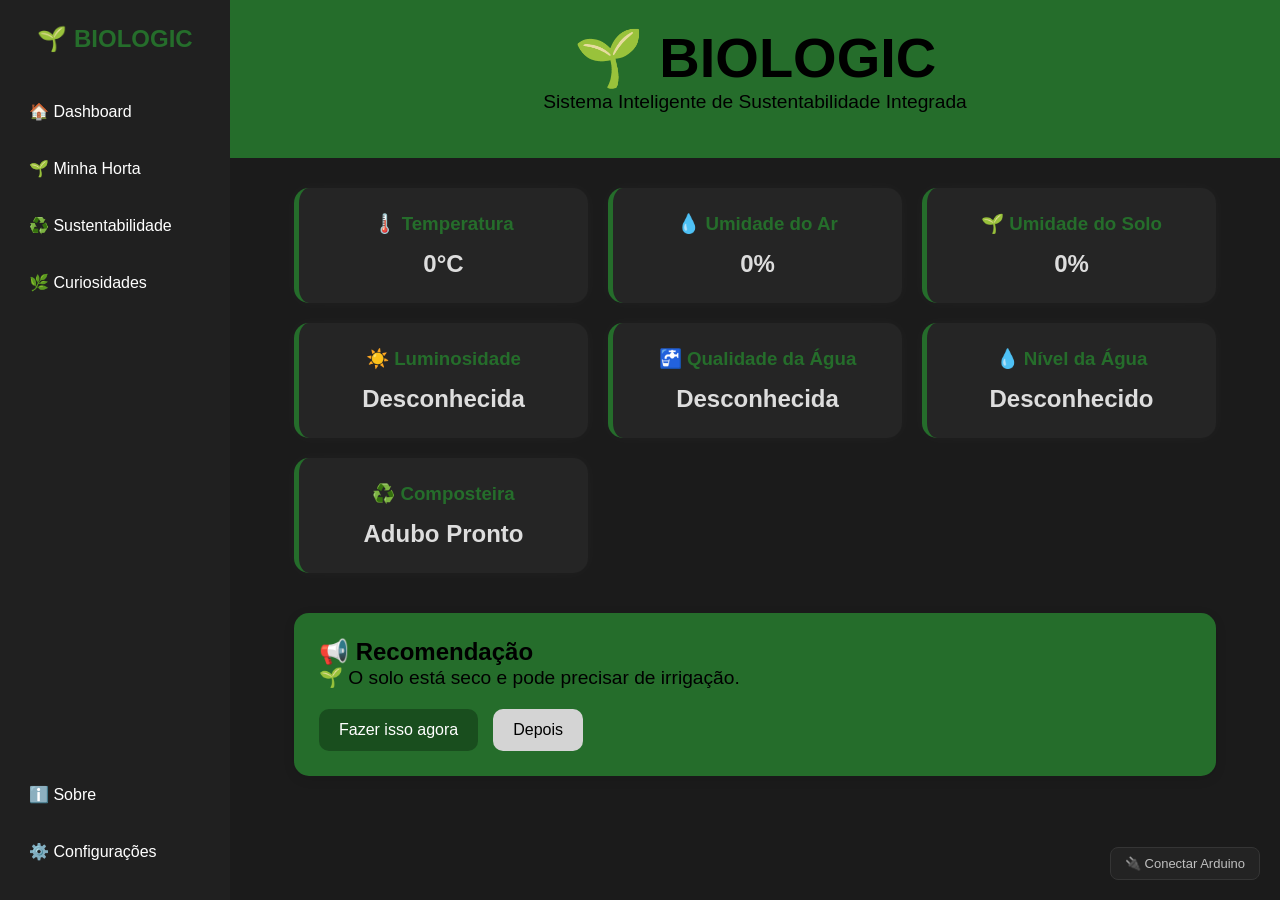
<file: index.html>
<!DOCTYPE html>
<html lang="pt-BR">

<head>

<title>Biologic Dashboard</title>
<meta charset="UTF-8">
<meta name="viewport" content="width=device-width, initial-scale=1.0">

<link rel="stylesheet" href="codigo/home/style.css">

</head>

<body>

<aside class="sidebar">

    <h2>🌱 BIOLOGIC</h2>

    <nav>
        <a href="index.html">🏠 Dashboard</a>
        <a href="codigo/minha_horta/horta.html">🌱 Minha Horta</a>
        <a href="codigo/sustentabilidade/sustentabilidade.html">♻️ Sustentabilidade</a>
        <a href="codigo/curiosidades/curiosidades.html">🌿 Curiosidades</a>
    </nav>

    <div class="sidebar-bottom">
        <a href="codigo/sobre/sobre.html">ℹ️ Sobre</a>
        <a href="codigo/configuracoes/configuracoes.html">⚙️ Configurações</a>
    </div>

</aside>

<header>
<button onclick="conectarArduino()">
    🔌 Conectar Arduino
</button>
    <h1>🌱 BIOLOGIC</h1>
    <p>Sistema Inteligente de Sustentabilidade Integrada</p>
</header>

<main>

    <section class="cards">

        <div class="card">
            <h3>🌡️ Temperatura</h3>
            <span id="temperatura">26°C</span>
        </div>

        <div class="card">
            <h3>💧 Umidade do Ar</h3>
            <span id="umidadeAr">68%</span>
        </div>

        <div class="card">
            <h3>🌱 Umidade do Solo</h3>
            <span id="umidadeSolo">35%</span>
        </div>

        <div class="card">
            <h3>☀️ Luminosidade</h3>
            <span id="luminosidade">Baixa</span>
        </div>

        <div class="card">
            <h3>🚰 Qualidade da Água</h3>
            <span id="qualidadeAgua">Adequada</span>
        </div>

        <div class="card">
            <h3>💧 Nível da Água</h3>
            <span id="nivelAgua">Adequado</span>
        </div>

        <div class="card">
            <h3>♻️ Composteira</h3>
            <span id="composteira">Adubo Pronto</span>
        </div>

    </section>

    <section class="alerta">

        <h2>📢 Recomendação</h2>

        <p id="mensagem">
            Adubo pronto. Deseja aplicar?
        </p>

        <div class="botoes">

            <button class="btn-verde">
                Fazer isso agora
            </button>

            <button class="btn-branco">
                Depois
            </button>

        </div>

    </section>

</main>

<!-- POP-UP DE RECOMENDAÇÃO -->
<div id="popupRecomendacao" class="popup-overlay">

    <div class="popup">

        <button class="popup-fechar" onclick="fecharPopup()">
            ×
        </button>

        <h2 id="popupTitulo">
            🌱 Recomendação
        </h2>

        <div id="popupConteudo">
            <!-- Conteúdo inserido pelo JavaScript -->
        </div>

        <div class="popup-acoes">
            <button id="popupAcao" class="btn-verde">
                Fazer isso agora
            </button>

            <button class="btn-branco" onclick="fecharPopup()">
                Fechar
            </button>
        </div>

    </div>

</div>

<script src="codigo/home/script.js"></script>

</body>
</html>
</file>
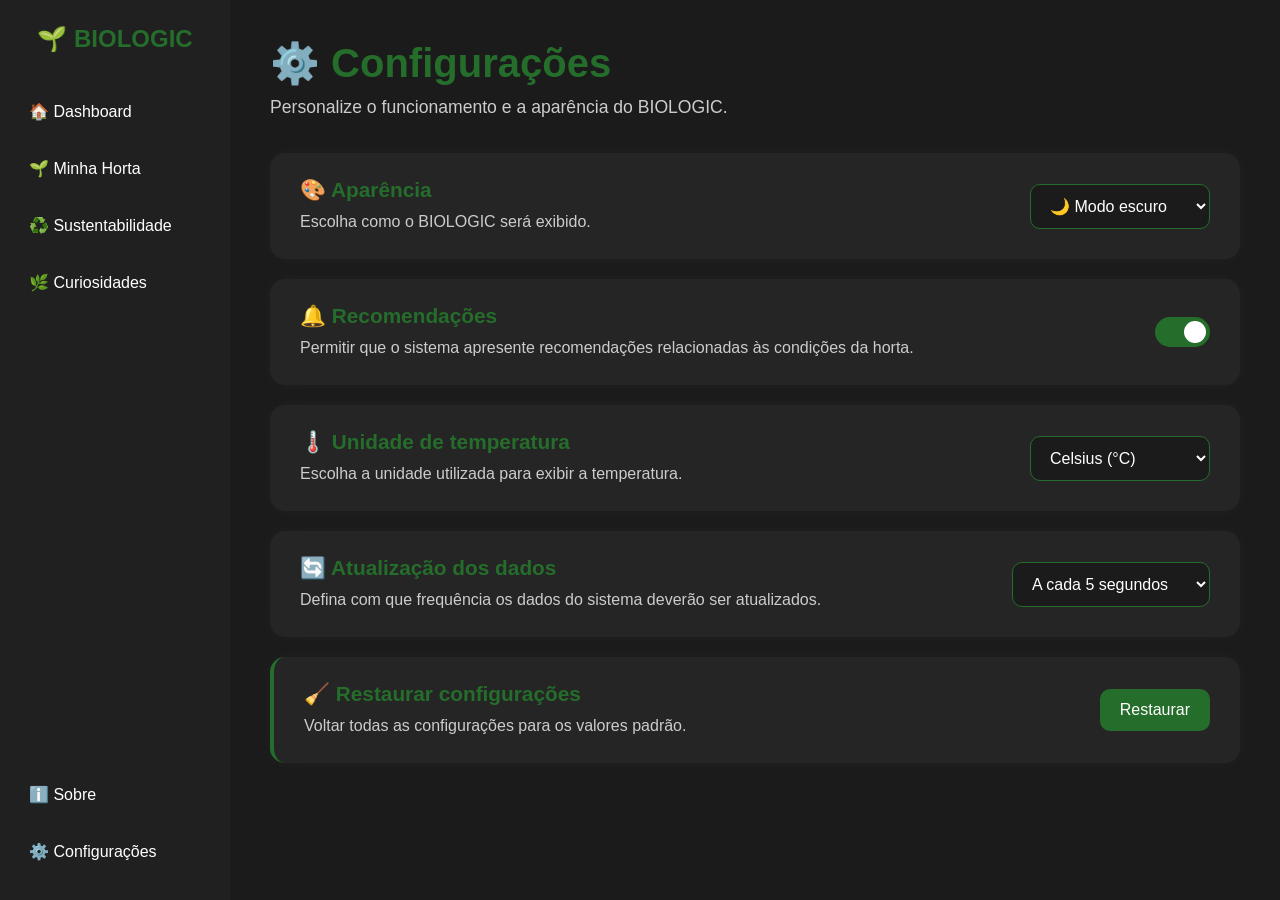
<file: codigo/configuracoes/configuracoes.html>
<!DOCTYPE html>
<html lang="pt-BR">

<head>

    <title>Configurações - BIOLOGIC</title>

    <meta charset="UTF-8">
    <meta name="viewport" content="width=device-width, initial-scale=1.0">

    <link rel="stylesheet" href="configuracoes.css">

</head>

<body>

    <aside class="sidebar">

        <h2>🌱 BIOLOGIC</h2>

        <nav>
            <a href="../home/index.html">🏠 Dashboard</a>
            <a href="../minha_horta/horta.html">🌱 Minha Horta</a>
            <a href="../sustentabilidade/sustentabilidade.html">♻️ Sustentabilidade</a>
            <a href="../curiosidades/curiosidades.html">🌿 Curiosidades</a>
        </nav>

        <div class="sidebar-bottom">
            <a href="../sobre/sobre.html">ℹ️ Sobre</a>
            <a href="../configuracoes/configuracoes.html">⚙️ Configurações</a>
        </div>

    </aside>


    <main>

        <header class="titulo">

            <h1>⚙️ Configurações</h1>

            <p>
                Personalize o funcionamento e a aparência do BIOLOGIC.
            </p>

        </header>


        <!-- APARÊNCIA -->

        <section class="configuracao">

            <div class="config-texto">

                <h2>🎨 Aparência</h2>

                <p>
                    Escolha como o BIOLOGIC será exibido.
                </p>

            </div>

            <select id="tema">

                <option value="escuro">
                    🌙 Modo escuro
                </option>

                <option value="claro">
                    ☀️ Modo claro
                </option>

            </select>

        </section>


        <!-- NOTIFICAÇÕES -->

        <section class="configuracao">

            <div class="config-texto">

                <h2>🔔 Recomendações</h2>

                <p>
                    Permitir que o sistema apresente recomendações
                    relacionadas às condições da horta.
                </p>

            </div>

            <label class="switch">

                <input
                    type="checkbox"
                    id="notificacoes"
                    checked
                >

                <span class="slider"></span>

            </label>

        </section>


        <!-- UNIDADE -->

        <section class="configuracao">

            <div class="config-texto">

                <h2>🌡️ Unidade de temperatura</h2>

                <p>
                    Escolha a unidade utilizada para exibir a temperatura.
                </p>

            </div>

            <select id="unidade">

                <option value="celsius">
                    Celsius (°C)
                </option>

                <option value="fahrenheit">
                    Fahrenheit (°F)
                </option>

            </select>

        </section>


        <!-- ATUALIZAÇÃO -->

        <section class="configuracao">

            <div class="config-texto">

                <h2>🔄 Atualização dos dados</h2>

                <p>
                    Defina com que frequência os dados do sistema
                    deverão ser atualizados.
                </p>

            </div>

            <select id="atualizacao">

                <option value="5">
                    A cada 5 segundos
                </option>

                <option value="10">
                    A cada 10 segundos
                </option>

                <option value="30">
                    A cada 30 segundos
                </option>

                <option value="60">
                    A cada 1 minuto
                </option>

            </select>

        </section>


        <!-- RESTAURAR -->

        <section class="configuracao restaurar">

            <div class="config-texto">

                <h2>🧹 Restaurar configurações</h2>

                <p>
                    Voltar todas as configurações para os valores padrão.
                </p>

            </div>

            <button id="restaurar">
                Restaurar
            </button>

        </section>


    </main>


    <script src="configuracoes.js"></script>

</body>

</html>
</file>
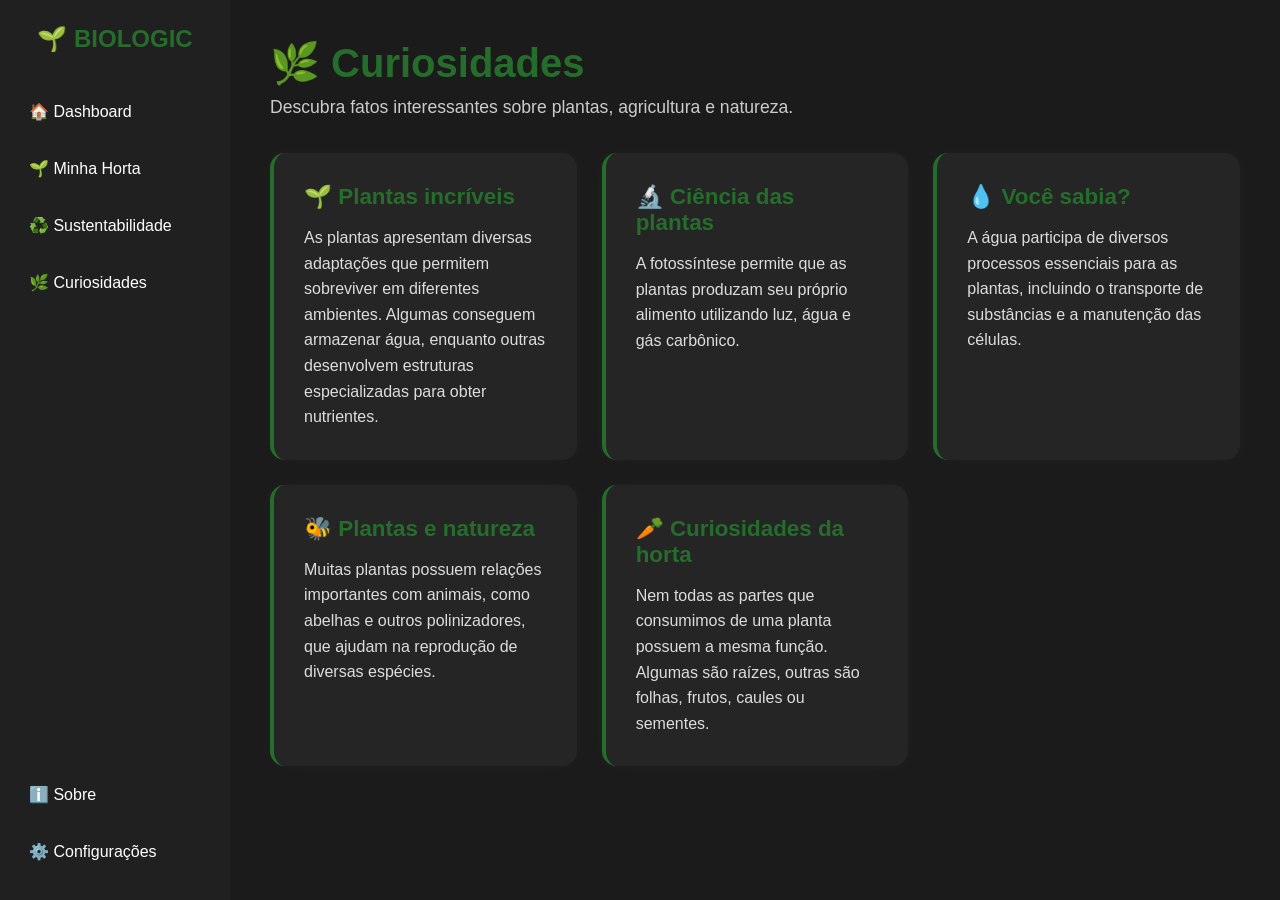
<file: codigo/curiosidades/curiosidades.html>
<!DOCTYPE html>
<html lang="pt-BR">

<head>

    <title>Curiosidades - BIOLOGIC</title>

    <meta charset="UTF-8">
    <meta name="viewport" content="width=device-width, initial-scale=1.0">

    <link rel="stylesheet" href="curiosidades.css">

</head>

<body>

    <aside class="sidebar">

        <h2>🌱 BIOLOGIC</h2>

        <nav>
            <a href="../../index.html">🏠 Dashboard</a>
            <a href="../minha_horta/horta.html">🌱 Minha Horta</a>
            <a href="../sustentabilidade/sustentabilidade.html">♻️ Sustentabilidade</a>
            <a href="../curiosidades/curiosidades.html">🌿 Curiosidades</a>
        </nav>

        <div class="sidebar-bottom">
            <a href="../sobre/sobre.html">ℹ️ Sobre</a>
            <a href="../configuracoes/configuracoes.html">⚙️ Configurações</a>
        </div>

    </aside>


    <main>

        <header class="titulo">

            <h1>🌿 Curiosidades</h1>

            <p>
                Descubra fatos interessantes sobre plantas, agricultura e natureza.
            </p>

        </header>


        <section class="curiosidades">

            <article class="card-curiosidade">

                <h2>🌱 Plantas incríveis</h2>

                <p>
                    As plantas apresentam diversas adaptações que permitem
                    sobreviver em diferentes ambientes. Algumas conseguem
                    armazenar água, enquanto outras desenvolvem estruturas
                    especializadas para obter nutrientes.
                </p>

            </article>


            <article class="card-curiosidade">

                <h2>🔬 Ciência das plantas</h2>

                <p>
                    A fotossíntese permite que as plantas produzam seu próprio
                    alimento utilizando luz, água e gás carbônico.
                </p>

            </article>


            <article class="card-curiosidade">

                <h2>💧 Você sabia?</h2>

                <p>
                    A água participa de diversos processos essenciais para
                    as plantas, incluindo o transporte de substâncias e a
                    manutenção das células.
                </p>

            </article>


            <article class="card-curiosidade">

                <h2>🐝 Plantas e natureza</h2>

                <p>
                    Muitas plantas possuem relações importantes com animais,
                    como abelhas e outros polinizadores, que ajudam na
                    reprodução de diversas espécies.
                </p>

            </article>


            <article class="card-curiosidade">

                <h2>🥕 Curiosidades da horta</h2>

                <p>
                    Nem todas as partes que consumimos de uma planta possuem
                    a mesma função. Algumas são raízes, outras são folhas,
                    frutos, caules ou sementes.
                </p>

            </article>


        </section>

    </main>

</body>

</html>
</file>
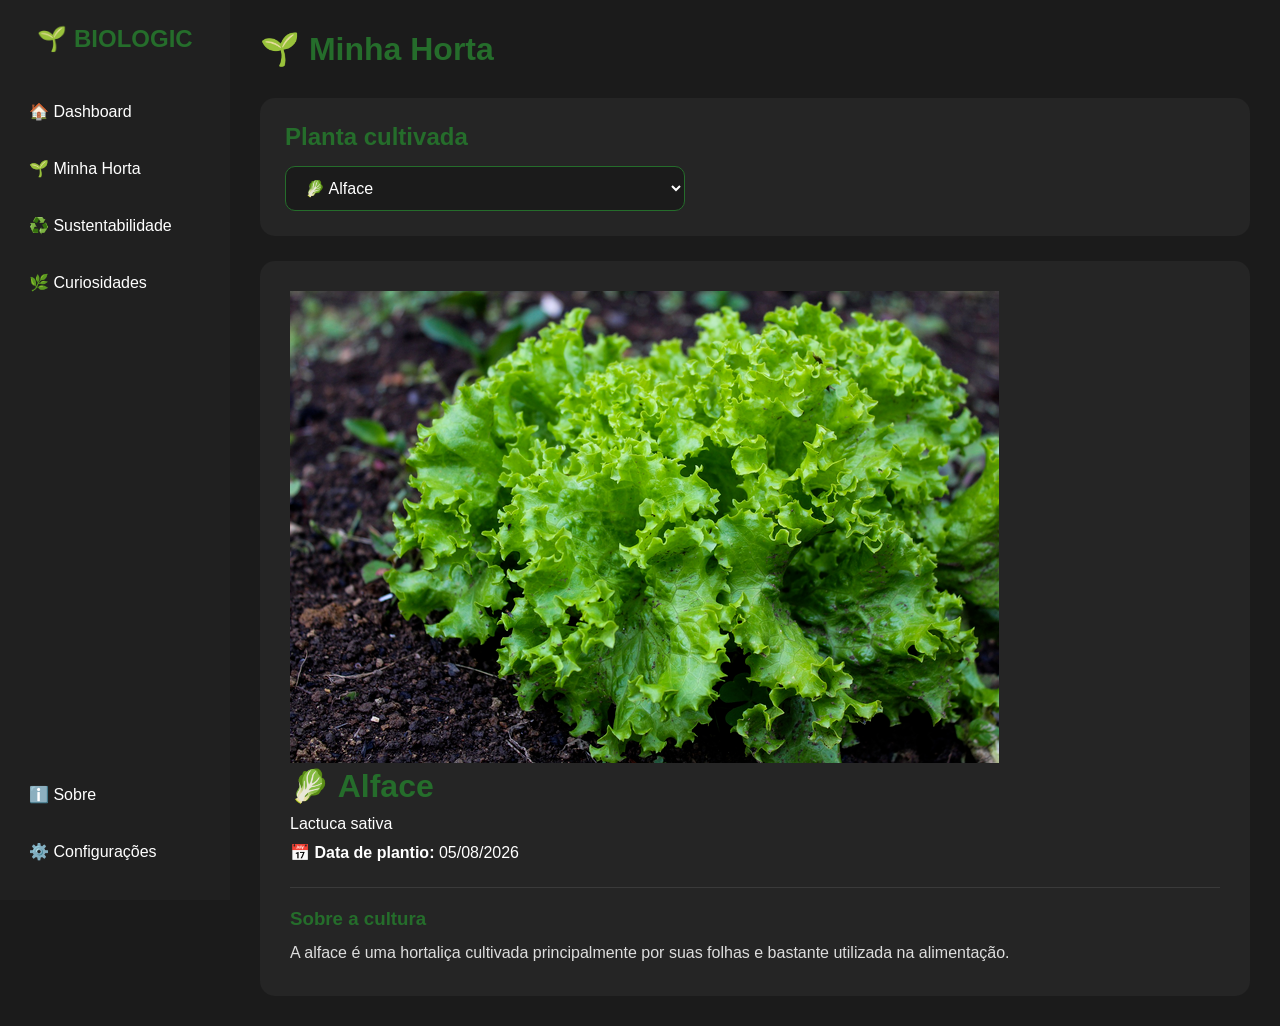
<file: codigo/minha_horta/horta.html>
<!DOCTYPE html>
<html lang="pt-BR">

<head>

<title>Minha Horta</title>
<meta charset="UTF-8">
<meta name="viewport" content="width=device-width, initial-scale=1.0">

<link rel="stylesheet" href="horta.css">

</head>

<body>

<aside class="sidebar">

    <h2>🌱 BIOLOGIC</h2>

    <nav>
        <a href="../../index.html">🏠 Dashboard</a>
        <a href="horta.html">🌱 Minha Horta</a>
        <a href="../sustentabilidade/sustentabilidade.html">♻️ Sustentabilidade</a>
        <a href="../curiosidades/curiosidades.html">🌿 Curiosidades</a>
    </nav>

    <div class="sidebar-bottom">
        <a href="../sobre/sobre.html">ℹ️ Sobre</a>
        <a href="../configuracoes/configuracoes.html">⚙️ Configurações</a>
    </div>

</aside>

<main>

    <h1>🌱 Minha Horta</h1>

    <section class="selecao-planta">

        <h2>Planta cultivada</h2>

        <select id="seletorPlanta">
            <option value="alface">🥬 Alface</option>
            <option value="couve">🥬 Couve</option>
            <option value="rucula">🥬 Rúcula</option>
            <option value="tomate">🍅 Tomate</option>
            <option value="cenoura">🥕 Cenoura</option>
            <option value="manjericao">🌿 Manjericão</option>
            <option value="cebolinha">🌿 Cebolinha</option>
            <option value="salsinha">🌿 Salsinha</option>
            <option value="alecrim">🌿 Alecrim</option>
            <option value="hortela">🌿 Hortelã</option>
        </select>

    </section>

    <section class="informacoes-planta">

        <img
            id="imagemPlanta"
            src="../../imagens/alface.png"
            alt="Imagem da alface"
        >

        <h2 id="nomePlanta">🥬 Alface</h2>

        <p id="nomeCientifico">
            Lactuca sativa
        </p>

        <p>
            <strong>📅 Data de plantio:</strong>
            <span id="dataPlantio">05/08/2026</span>
        </p>

        <div class="descricao">

            <h3>Sobre a cultura</h3>

            <p id="descricaoPlanta">
                A alface é uma hortaliça cultivada principalmente
                por suas folhas e bastante utilizada na alimentação.
            </p>

        </div>

    </section>

</main>

<script src="horta.js"></script>

</body>
</html>
</file>
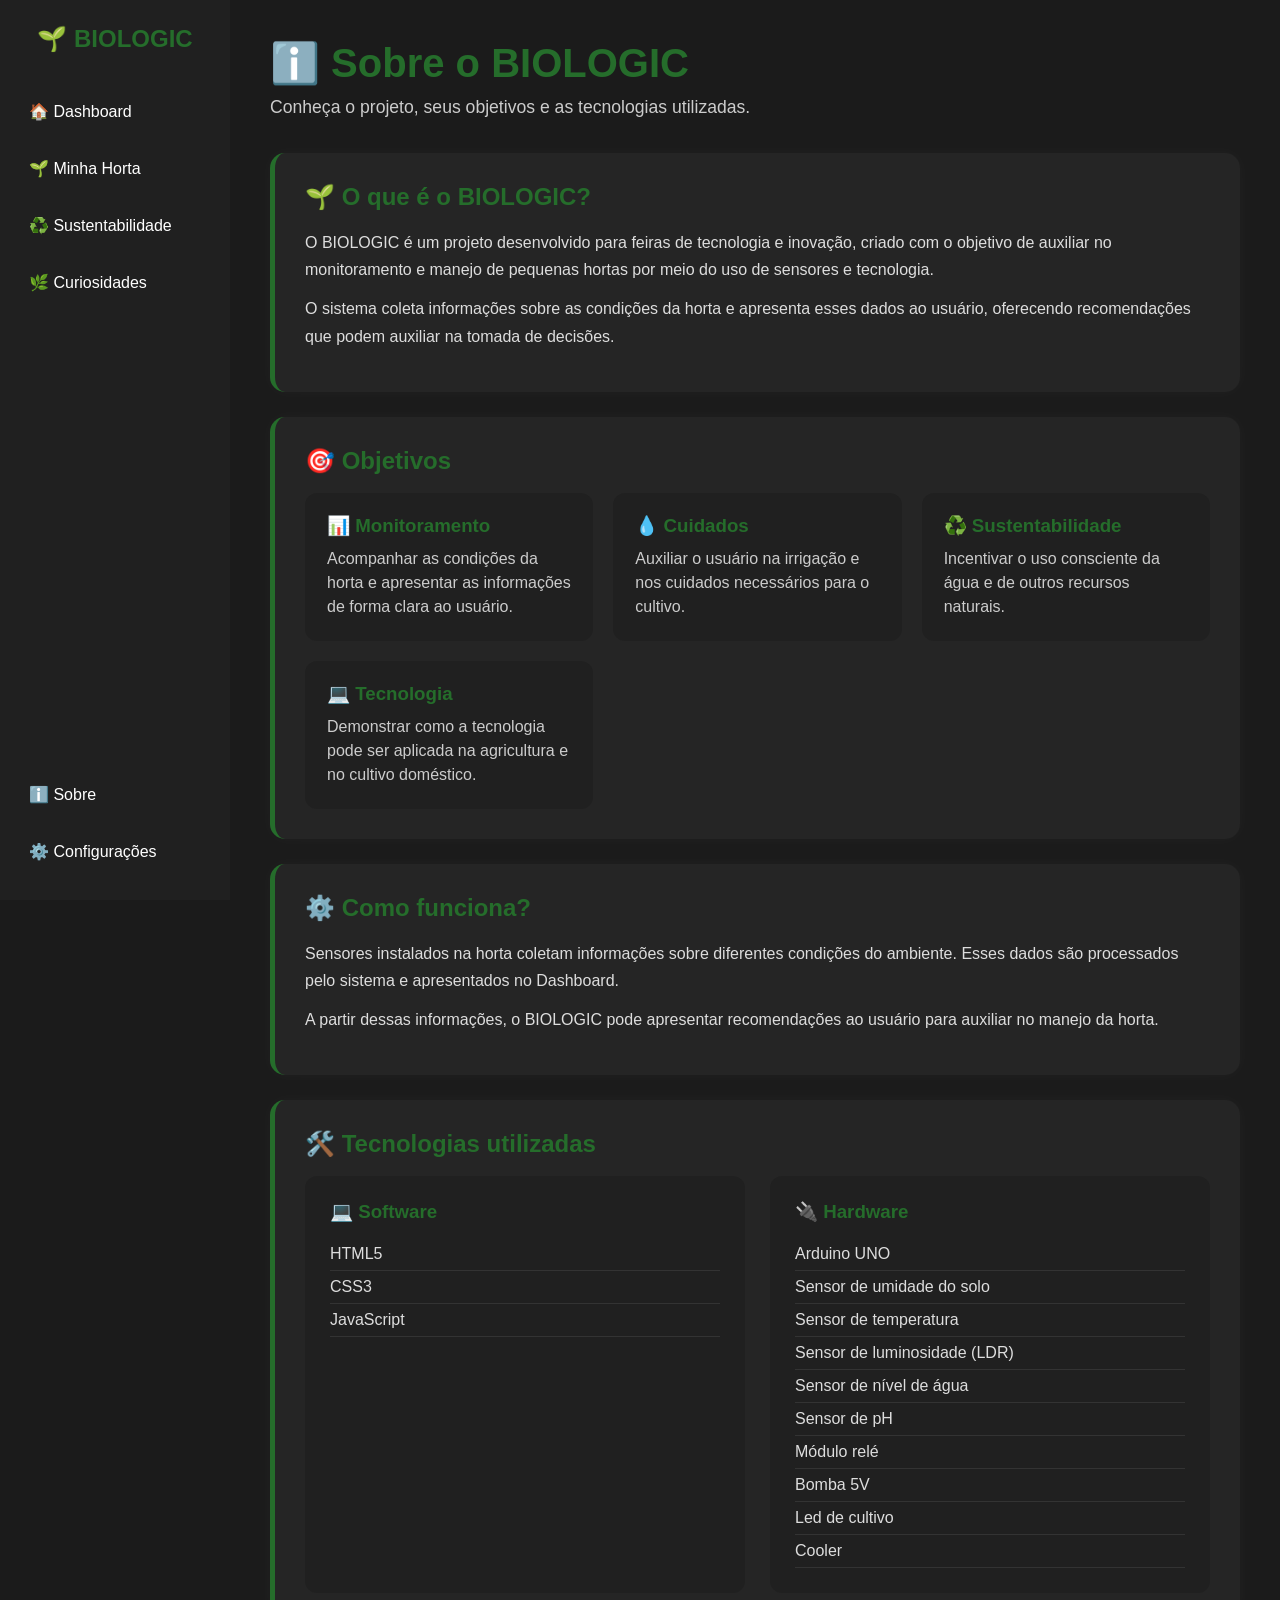
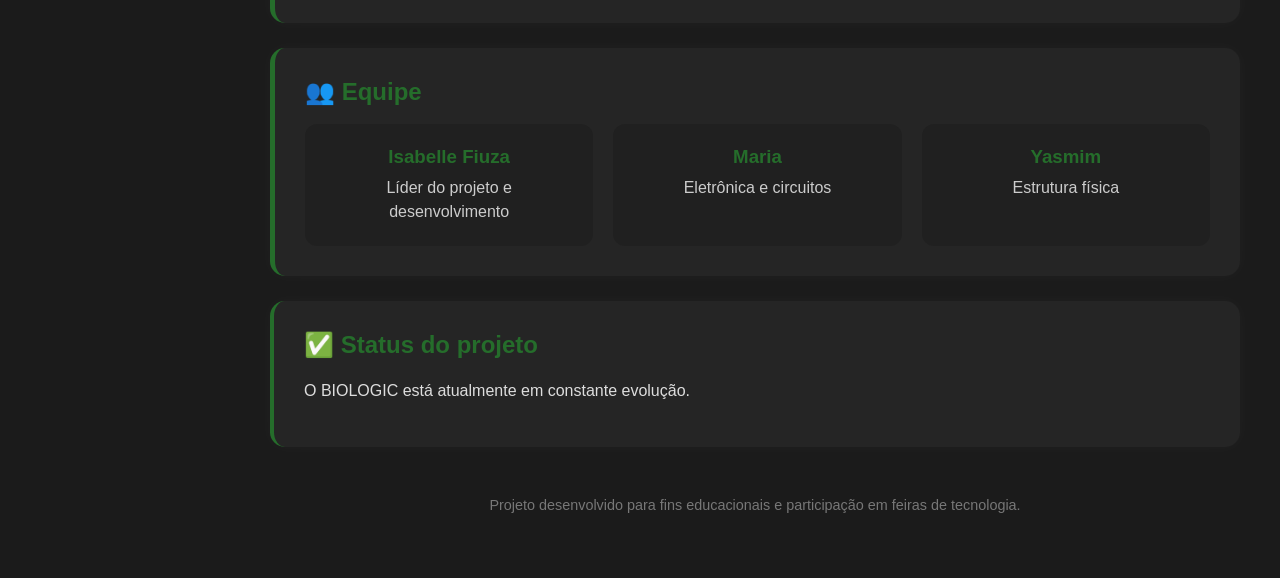
<file: codigo/sobre/sobre.html>
<!DOCTYPE html>
<html lang="pt-BR">

<head>

    <title>Sobre - BIOLOGIC</title>

    <meta charset="UTF-8">
    <meta name="viewport" content="width=device-width, initial-scale=1.0">

    <link rel="stylesheet" href="sobre.css">

</head>

<body>

    <aside class="sidebar">

        <h2>🌱 BIOLOGIC</h2>

        <nav>
            <a href="../../index.html">🏠 Dashboard</a>
            <a href="../minha_horta/horta.html">🌱 Minha Horta</a>
            <a href="../sustentabilidade/sustentabilidade.html">♻️ Sustentabilidade</a>
            <a href="../curiosidades/curiosidades.html">🌿 Curiosidades</a>
        </nav>

        <div class="sidebar-bottom">
            <a href="../sobre/sobre.html">ℹ️ Sobre</a>
            <a href="../configuracoes/configuracoes.html">⚙️ Configurações</a>
        </div>

    </aside>


    <main>

        <header class="titulo">

            <h1>ℹ️ Sobre o BIOLOGIC</h1>

            <p>
                Conheça o projeto, seus objetivos e as tecnologias utilizadas.
            </p>

        </header>


        <section class="sobre-projeto">

            <h2>🌱 O que é o BIOLOGIC?</h2>

            <p>
                O BIOLOGIC é um projeto desenvolvido para feiras de
                tecnologia e inovação, criado com o objetivo de auxiliar
                no monitoramento e manejo de pequenas hortas por meio
                do uso de sensores e tecnologia.
            </p>

            <p>
                O sistema coleta informações sobre as condições da horta
                e apresenta esses dados ao usuário, oferecendo
                recomendações que podem auxiliar na tomada de decisões.
            </p>

        </section>


        <section class="bloco">

            <h2>🎯 Objetivos</h2>

            <div class="lista-cards">

                <div class="card">
                    <h3>📊 Monitoramento</h3>
                    <p>
                        Acompanhar as condições da horta e apresentar
                        as informações de forma clara ao usuário.
                    </p>
                </div>

                <div class="card">
                    <h3>💧 Cuidados</h3>
                    <p>
                        Auxiliar o usuário na irrigação e nos cuidados
                        necessários para o cultivo.
                    </p>
                </div>

                <div class="card">
                    <h3>♻️ Sustentabilidade</h3>
                    <p>
                        Incentivar o uso consciente da água e de outros
                        recursos naturais.
                    </p>
                </div>

                <div class="card">
                    <h3>💻 Tecnologia</h3>
                    <p>
                        Demonstrar como a tecnologia pode ser aplicada
                        na agricultura e no cultivo doméstico.
                    </p>
                </div>

            </div>

        </section>


        <section class="bloco">

            <h2>⚙️ Como funciona?</h2>

            <p>
                Sensores instalados na horta coletam informações sobre
                diferentes condições do ambiente. Esses dados são
                processados pelo sistema e apresentados no Dashboard.
            </p>

            <p>
                A partir dessas informações, o BIOLOGIC pode apresentar
                recomendações ao usuário para auxiliar no manejo da horta.
            </p>

        </section>


        <section class="bloco">

            <h2>🛠️ Tecnologias utilizadas</h2>

            <div class="tecnologias">

                <div class="tecnologia">

                    <h3>💻 Software</h3>

                    <ul>
                        <li>HTML5</li>
                        <li>CSS3</li>
                        <li>JavaScript</li>
                    </ul>

                </div>


                <div class="tecnologia">

                    <h3>🔌 Hardware</h3>

                    <ul>
                        <li>Arduino UNO</li>
                        <li>Sensor de umidade do solo</li>
                        <li>Sensor de temperatura</li>
                        <li>Sensor de luminosidade (LDR)</li>
                        <li>Sensor de nível de água</li>
                        <li>Sensor de pH</li>
                        <li>Módulo relé</li>
                        <li>Bomba 5V</li>
                        <li>Led de cultivo</li>
                        <li>Cooler</li>
                    </ul>

                </div>

            </div>

        </section>


        <section class="bloco">

            <h2>👥 Equipe</h2>

            <div class="equipe">

                <div class="membro">
                    <h3>Isabelle Fiuza</h3>
                    <p>Líder do projeto e desenvolvimento</p>
                </div>

                <div class="membro">
                    <h3>Maria</h3>
                    <p>Eletrônica e circuitos</p>
                </div>

                <div class="membro">
                    <h3>Yasmim</h3>
                    <p>Estrutura física</p>
                </div>

            </div>

        </section>


        <section class="status">

            <h2>✅ Status do projeto</h2>

            <p>
                O BIOLOGIC está atualmente em constante evolução.
            </p>

        </section>


        <footer>

            <p>
                Projeto desenvolvido para fins educacionais e participação
                em feiras de tecnologia.
            </p>

        </footer>

    </main>

</body>

</html>
</file>
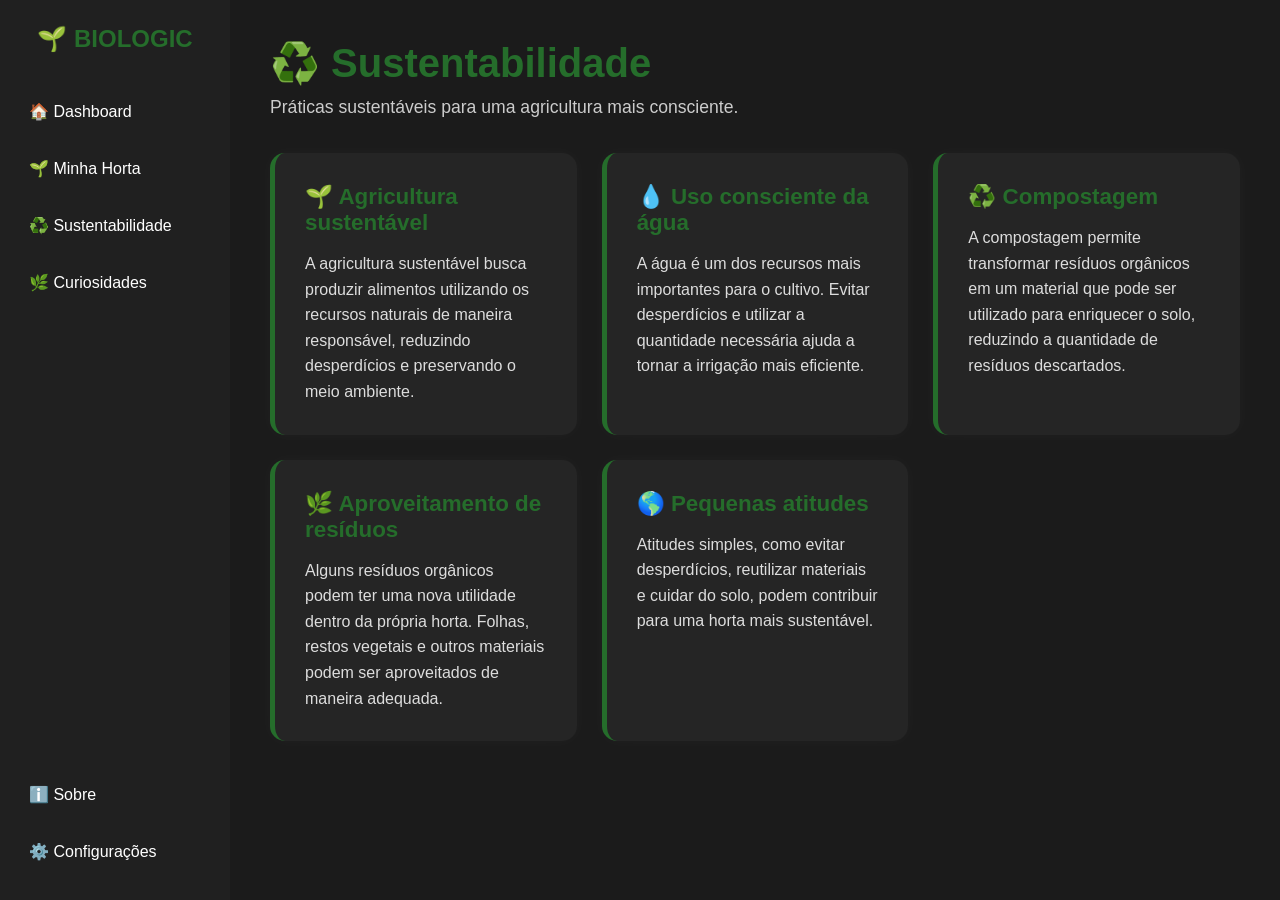
<file: codigo/sustentabilidade/sustentabilidade.html>
<!DOCTYPE html>
<html lang="pt-BR">

<head>

    <title>Sustentabilidade - BIOLOGIC</title>

    <meta charset="UTF-8">
    <meta name="viewport" content="width=device-width, initial-scale=1.0">

    <link rel="stylesheet" href="sustentabilidade.css">

</head>

<body>

    <aside class="sidebar">

        <h2>🌱 BIOLOGIC</h2>

        <nav>
            <a href="../../index.html">🏠 Dashboard</a>
            <a href="../minha_horta/horta.html">🌱 Minha Horta</a>
            <a href="sustentabilidade.html">♻️ Sustentabilidade</a>
            <a href="../curiosidades/curiosidades.html">🌿 Curiosidades</a>
        </nav>

        <div class="sidebar-bottom">
            <a href="../sobre/sobre.html">ℹ️ Sobre</a>
            <a href="../configuracoes/configuracoes.html">⚙️ Configurações</a>
        </div>

    </aside>

    <main>

        <header class="titulo">

            <h1>♻️ Sustentabilidade</h1>

            <p>
                Práticas sustentáveis para uma agricultura mais consciente.
            </p>

        </header>

        <section class="conteudo">

            <article class="card-sustentabilidade">

                <h2>🌱 Agricultura sustentável</h2>

                <p>
                    A agricultura sustentável busca produzir alimentos
                    utilizando os recursos naturais de maneira responsável,
                    reduzindo desperdícios e preservando o meio ambiente.
                </p>

            </article>

            <article class="card-sustentabilidade">

                <h2>💧 Uso consciente da água</h2>

                <p>
                    A água é um dos recursos mais importantes para o cultivo.
                    Evitar desperdícios e utilizar a quantidade necessária
                    ajuda a tornar a irrigação mais eficiente.
                </p>

            </article>

            <article class="card-sustentabilidade">

                <h2>♻️ Compostagem</h2>

                <p>
                    A compostagem permite transformar resíduos orgânicos
                    em um material que pode ser utilizado para enriquecer
                    o solo, reduzindo a quantidade de resíduos descartados.
                </p>

            </article>

            <article class="card-sustentabilidade">

                <h2>🌿 Aproveitamento de resíduos</h2>

                <p>
                    Alguns resíduos orgânicos podem ter uma nova utilidade
                    dentro da própria horta. Folhas, restos vegetais e outros
                    materiais podem ser aproveitados de maneira adequada.
                </p>

            </article>

            <article class="card-sustentabilidade">

                <h2>🌎 Pequenas atitudes</h2>

                <p>
                    Atitudes simples, como evitar desperdícios, reutilizar
                    materiais e cuidar do solo, podem contribuir para uma
                    horta mais sustentável.
                </p>

            </article>

        </section>

    </main>

</body>

</html>
</file>
<file: codigo/home/style.css>
/* ==========================
   ESTILOS GERAIS
========================== */

*{
    margin:0;
    padding:0;
    box-sizing:border-box;
    font-family:Arial, Helvetica, sans-serif;
}

body{
    background:rgb(27, 27, 27);
    min-height:100vh;
}

/* ==========================
   SIDEBAR
========================== */

.sidebar{
    position:fixed;
    left:0;
    top:0;
    width:230px;
    height:100vh;

    background:#202020;
    padding:25px 15px;

    display:flex;
    flex-direction:column;
}

.sidebar h2{
    color:#256D2B;
    text-align:center;
    margin-bottom:35px;
}

.sidebar nav{
    display:flex;
    flex-direction:column;
    gap:10px;
}

.sidebar a{
    color:white;
    text-decoration:none;
    padding:14px;
    border-radius:10px;

    transition:.2s;
}

.sidebar a:hover{
    background:#256D2B;
}

.sidebar-bottom{
    margin-top:auto;

    display:flex;
    flex-direction:column;
    gap:10px;
}
/* ==========================
   CABEÇALHO
========================== */

header{
    background:#256D2B;
    color:black;
    text-align:center;
    padding:25px;
    margin-left:230px;
}

header h1{
    font-size:3.5rem;
}

header p{
    font-size:1.2rem;
    margin-bottom:20px;
}

/* Botão de conexão com o Arduino */
button[onclick="conectarArduino()"] {
    position: fixed;
    bottom: 20px;
    right: 20px;

    background: #252525;
    color: #dcdcdc;

    border: 1px solid #3a3a3a;
    border-radius: 8px;

    padding: 8px 14px;

    font-size: 13px;
    cursor: pointer;

    opacity: 0.85;
    transition: 0.2s;
}

button[onclick="conectarArduino()"]:hover {
    background: #333333;
    opacity: 1;
}
/* ==========================
   CONTEÚDO PRINCIPAL
========================== */

main{
    margin-left:230px;
    width:calc(100% - 230px);
    padding:30px 5%;
}

/* ==========================
   CARDS DOS SENSORES
========================== */
.cards{
    display:grid;
    grid-template-columns:repeat(auto-fit,minmax(250px,1fr));
    gap:20px;
}

.card{
    color: #256D2B;
    background:#252525;
    border-radius:15px;
    padding:25px;
    text-align:center;
    box-shadow:0 0 15px rgba(255,255,255,.03);
    transition:.3s;
    border-left: 5px solid #256D2B;
    }

.card:hover{
    transform:translateY(-5px);
}
.card h3{
    color:#256D2B;
    margin-bottom:15px;
}

.card span{
    color:rgba(255, 255, 255, 0.849);
    font-size:1.5rem;
    font-weight:bold;
}
/* ==========================
   ÁREA DE RECOMENDAÇÃO
========================== */

.alerta{
    margin-top:40px;
    background:#256D2B;
    border-radius:15px;
    padding:25px;
    box-shadow:0 3px 12px rgba(0,0,0,.1);
}

.alerta p{
    font-size:1.2rem;
    margin-bottom:20px;
}
/* ==========================
   BOTÕES
========================== */

.botoes{
    display:flex;
    gap:15px;
}

button{
    border:none;
    cursor:pointer;
    padding:12px 20px;
    border-radius:10px;
    font-size:1rem;
}

.btn-verde{
    background:#194e1e;
    color:white;
}

.btn-branco{
    background:#d4d4d4;
}

/* ==========================================
   POP-UP DE RECOMENDAÇÃO
   ========================================== */

.popup-overlay {

    position: fixed;

    inset: 0;

    background: rgba(0, 0, 0, 0.45);

    display: none;

    align-items: center;
    justify-content: center;

    z-index: 1000;

    padding: 20px;
}


.popup-overlay.ativo {

    display: flex;

}


.popup {

    position: relative;

    background: rgb(20, 20, 20);

    color: #dcdcdc;
    width: 100%;

    max-width: 550px;

    max-height: 85vh;

    overflow-y: auto;

    border-radius: 16px;

    padding: 30px;

    box-shadow: 0 10px 40px #194e1e;

}


.popup h2 {

    margin-top: 0;

    margin-bottom: 20px;

}


.popup h3 {

    margin-top: 20px;

    margin-bottom: 8px;

}


.popup p {

    line-height: 1.6;

}


.popup ol {

    padding-left: 25px;

    line-height: 1.8;

}


.popup-fechar {

    position: absolute;

    top: 12px;
    right: 15px;

    border: none;

    background: none;

    font-size: 28px;

    cursor: pointer;

}


.popup-acoes {

    display: flex;

    gap: 10px;

    margin-top: 25px;

    flex-wrap: wrap;

}


.popup-acoes button {

    padding: 10px 18px;

    border-radius: 8px;

    cursor: pointer;

}
</file>
<file: codigo/configuracoes/configuracoes.css>
/* ==========================
   ESTILOS GERAIS
========================== */

*{
    margin:0;
    padding:0;
    box-sizing:border-box;
    font-family:Arial, Helvetica, sans-serif;
}

body{
    background:rgb(27, 27, 27);
    min-height:100vh;
    color:white;
}


/* ==========================
   SIDEBAR
========================== */

.sidebar{
    position:fixed;
    left:0;
    top:0;

    width:230px;
    height:100vh;

    background:#202020;

    padding:25px 15px;

    display:flex;
    flex-direction:column;
}

.sidebar h2{
    color:#256D2B;
    text-align:center;

    margin-bottom:35px;
}

.sidebar nav{
    display:flex;
    flex-direction:column;
    gap:10px;
}

.sidebar a{
    color:white;
    text-decoration:none;

    padding:14px;

    border-radius:10px;

    transition:.2s;
}

.sidebar a:hover{
    background:#256D2B;
}

.sidebar-bottom{
    margin-top:auto;

    display:flex;
    flex-direction:column;
    gap:10px;
}


/* ==========================
   CONTEÚDO
========================== */

main{
    margin-left:230px;

    width:calc(100% - 230px);

    min-height:100vh;

    padding:40px;
}


/* ==========================
   TÍTULO
========================== */

.titulo{
    margin-bottom:35px;
}

.titulo h1{
    color:#256D2B;

    font-size:2.5rem;

    margin-bottom:10px;
}

.titulo p{
    color:#ccc;

    font-size:1.1rem;
}


/* ==========================
   CONFIGURAÇÕES
========================== */

.configuracao{

    background:#252525;

    border-radius:15px;

    padding:25px 30px;

    margin-bottom:20px;

    display:flex;

    align-items:center;

    justify-content:space-between;

    gap:30px;

    box-shadow:0 0 15px rgba(255,255,255,.03);
}


.config-texto{
    flex:1;
}


.config-texto h2{

    color:#256D2B;

    font-size:1.3rem;

    margin-bottom:8px;
}


.config-texto p{

    color:#ccc;

    line-height:1.5;
}


/* ==========================
   SELECT
========================== */

select{

    min-width:180px;

    padding:12px 15px;

    background:#1b1b1b;

    color:white;

    border:1px solid #256D2B;

    border-radius:10px;

    font-size:1rem;

    cursor:pointer;
}


/* ==========================
   BOTÃO
========================== */

button{

    border:none;

    padding:12px 20px;

    border-radius:10px;

    background:#256D2B;

    color:white;

    font-size:1rem;

    cursor:pointer;

    transition:.2s;
}

button:hover{

    background:#194e1e;

}


/* ==========================
   SWITCH
========================== */

.switch{

    position:relative;

    width:55px;

    height:30px;

    flex-shrink:0;
}


.switch input{

    opacity:0;

    width:0;

    height:0;
}


.slider{

    position:absolute;

    cursor:pointer;

    inset:0;

    background:#444;

    border-radius:30px;

    transition:.3s;
}


.slider:before{

    content:"";

    position:absolute;

    width:22px;

    height:22px;

    left:4px;

    bottom:4px;

    background:white;

    border-radius:50%;

    transition:.3s;
}


.switch input:checked + .slider{

    background:#256D2B;
}


.switch input:checked + .slider:before{

    transform:translateX(25px);
}


/* ==========================
   RESTAURAR
========================== */

.restaurar{

    border-left:4px solid #256D2B;
}


/* ==========================
   RESPONSIVIDADE
========================== */

@media(max-width:700px){

    .sidebar{

        width:190px;
    }

    main{

        margin-left:190px;

        width:calc(100% - 190px);

        padding:25px;
    }

    .configuracao{

        flex-direction:column;

        align-items:flex-start;
    }

    select{

        width:100%;
    }

}
</file>
<file: codigo/curiosidades/curiosidades.css>
/* ==========================
   ESTILOS GERAIS
========================== */

*{
    margin:0;
    padding:0;
    box-sizing:border-box;
    font-family:Arial, Helvetica, sans-serif;
}

body{
    background:rgb(27, 27, 27);
    min-height:100vh;
    color:white;
}


/* ==========================
   SIDEBAR
========================== */

.sidebar{
    position:fixed;
    left:0;
    top:0;

    width:230px;
    height:100vh;

    background:#202020;

    padding:25px 15px;

    display:flex;
    flex-direction:column;
}

.sidebar h2{
    color:#256D2B;

    text-align:center;

    margin-bottom:35px;
}

.sidebar nav{
    display:flex;
    flex-direction:column;
    gap:10px;
}

.sidebar a{
    color:white;

    text-decoration:none;

    padding:14px;

    border-radius:10px;

    transition:.2s;
}

.sidebar a:hover{
    background:#256D2B;
}

.sidebar-bottom{
    margin-top:auto;

    display:flex;
    flex-direction:column;
    gap:10px;
}


/* ==========================
   CONTEÚDO PRINCIPAL
========================== */

main{
    margin-left:230px;

    width:calc(100% - 230px);

    min-height:100vh;

    padding:40px;
}


/* ==========================
   TÍTULO
========================== */

.titulo{
    margin-bottom:35px;
}

.titulo h1{
    color:#256D2B;

    font-size:2.5rem;

    margin-bottom:10px;
}

.titulo p{
    color:#ccc;

    font-size:1.1rem;
}


/* ==========================
   CARDS DE CURIOSIDADES
========================== */

.curiosidades{
    display:grid;

    grid-template-columns:
    repeat(auto-fit, minmax(280px, 1fr));

    gap:25px;
}

.card-curiosidade{
    background:#252525;

    border-radius:15px;

    padding:30px;

    min-height:190px;

    box-shadow:0 0 15px rgba(255,255,255,.03);

    transition:.3s;

    border-left:4px solid #256D2B;
}

.card-curiosidade:hover{
    transform:translateY(-5px);
}

.card-curiosidade h2{
    color:#256D2B;

    font-size:1.4rem;

    margin-bottom:15px;
}

.card-curiosidade p{
    color:#ddd;

    line-height:1.6;

    font-size:1rem;
}
</file>
<file: codigo/minha_horta/horta.css>
/* ==========================
   ESTILOS GERAIS
========================== */

*{
    margin:0;
    padding:0;
    box-sizing:border-box;
    font-family:Arial, Helvetica, sans-serif;
}

body{
    background:rgb(27, 27, 27);
    min-height:100vh;
}


/* ==========================
   SIDEBAR
========================== */


.sidebar{
    position:fixed;
    left:0;
    top:0;
    width:230px;
    height:100vh;

    background:#202020;
    padding:25px 15px;

    display:flex;
    flex-direction:column;
}

.sidebar h2{
    color:#256D2B;
    text-align:center;
    margin-bottom:35px;
}

.sidebar nav{
    display:flex;
    flex-direction:column;
    gap:10px;
}

.sidebar a{
    color:white;
    text-decoration:none;
    padding:14px;
    border-radius:10px;

    transition:.2s;
}

.sidebar a:hover{
    background:#256D2B;
}

.sidebar-bottom{
    margin-top:auto;

    display:flex;
    flex-direction:column;
    gap:10px;
}

/* ==========================
   CONTEÚDO PRINCIPAL
========================== */

main{
    margin-left:230px;
    width:calc(100% - 230px);
    min-height:100vh;
    padding:30px;
}
h1{
    color:#256D2B;
    margin-bottom:20px;
}
/* ==========================
   MINHA HORTA
========================== */

.selecao-planta{
    margin-top:30px;
    margin-bottom:25px;

    background:#252525;
    padding:25px;
    border-radius:15px;
}

.selecao-planta h2{
    color:#256D2B;
    margin-bottom:15px;
}

.selecao-planta select{
    width:100%;
    max-width:400px;

    padding:12px 15px;

    background:#1b1b1b;
    color:white;

    border:1px solid #256D2B;
    border-radius:10px;

    font-size:1rem;
    cursor:pointer;
}


.informacoes-planta{
    background:#252525;
    border-radius:15px;
    padding:30px;

    color:white;
}

.informacoes-planta h2{
    color:#256D2B;
    font-size:2rem;
    margin-bottom:5px;
}

.nomeCientifico{
    font-style:italic;
}

.informacoes-planta > p{
    margin:10px 0;
}

.descricao{
    margin-top:25px;
    padding-top:20px;

    border-top:1px solid #3a3a3a;
}

.descricao h3{
    color:#256D2B;
    margin-bottom:10px;
}

.descricao p{
    line-height:1.6;
    color:#ddd;
}
</file>
<file: codigo/sobre/sobre.css>
/* ==========================
   ESTILOS GERAIS
========================== */

*{
    margin:0;
    padding:0;
    box-sizing:border-box;
    font-family:Arial, Helvetica, sans-serif;
}

body{
    background:rgb(27, 27, 27);
    min-height:100vh;
    color:white;
}


/* ==========================
   SIDEBAR
========================== */

.sidebar{
    position:fixed;
    left:0;
    top:0;
    width:230px;
    height:100vh;

    background:#202020;
    padding:25px 15px;

    display:flex;
    flex-direction:column;
}

.sidebar h2{
    color:#256D2B;
    text-align:center;
    margin-bottom:35px;
}

.sidebar nav{
    display:flex;
    flex-direction:column;
    gap:10px;
}

.sidebar a{
    color:white;
    text-decoration:none;
    padding:14px;
    border-radius:10px;

    transition:.2s;
}

.sidebar a:hover{
    background:#256D2B;
}

.sidebar-bottom{
    margin-top:auto;

    display:flex;
    flex-direction:column;
    gap:10px;
}


/* ==========================
   CONTEÚDO PRINCIPAL
========================== */

main{
    margin-left:230px;
    width:calc(100% - 230px);
    min-height:100vh;

    padding:40px;
}


/* ==========================
   TÍTULO
========================== */

.titulo{
    margin-bottom:35px;
}

.titulo h1{
    color:#256D2B;
    font-size:2.5rem;
    margin-bottom:10px;
}

.titulo p{
    color:#ccc;
    font-size:1.1rem;
}


/* ==========================
   BLOCOS
========================== */

.sobre-projeto,
.bloco,
.status{
    background:#252525;

    border-radius:15px;

    padding:30px;

    margin-bottom:25px;

    box-shadow:0 0 15px rgba(255,255,255,.03);
    border-left: 5px solid #256D2B;
}

.sobre-projeto h2,
.bloco h2,
.status h2{
    color:#256D2B;
    margin-bottom:18px;
}

.sobre-projeto p,
.bloco > p,
.status p{
    color:#ddd;
    line-height:1.7;
    margin-bottom:12px;
}


/* ==========================
   CARDS DOS OBJETIVOS
========================== */

.lista-cards{
    display:grid;

    grid-template-columns:
    repeat(auto-fit, minmax(220px, 1fr));

    gap:20px;
}

.card{
    background:#202020;

    padding:22px;

    border-radius:12px;

    transition:.3s;
}

.card:hover{
    transform:translateY(-5px);
}

.card h3{
    color:#256D2B;
    margin-bottom:10px;
}

.card p{
    color:#ccc;
    line-height:1.5;
}


/* ==========================
   TECNOLOGIAS
========================== */

.tecnologias{
    display:grid;

    grid-template-columns:
    repeat(auto-fit, minmax(250px, 1fr));

    gap:25px;
}

.tecnologia{
    background:#202020;

    padding:25px;

    border-radius:12px;
}

.tecnologia h3{
    color:#256D2B;
    margin-bottom:15px;
}

.tecnologia ul{
    list-style:none;
}

.tecnologia li{
    color:#ddd;
    padding:7px 0;

    border-bottom:1px solid #333;
}


/* ==========================
   EQUIPE
========================== */

.equipe{
    display:grid;

    grid-template-columns:
    repeat(auto-fit, minmax(200px, 1fr));

    gap:20px;
}

.membro{
    background:#202020;

    padding:22px;

    border-radius:12px;

    text-align:center;
}

.membro h3{
    color:#256D2B;
    margin-bottom:8px;
}

.membro p{
    color:#ccc;
    line-height:1.5;
}


/* ==========================
   STATUS
========================== */

.status{
    border-left:4px solid #256D2B;
}


/* ==========================
   RODAPÉ
========================== */

footer{
    text-align:center;

    padding:25px 0;

    color:#777;

    font-size:.9rem;
}
</file>
<file: codigo/sustentabilidade/sustentabilidade.css>
/* ==========================
   ESTILOS GERAIS
========================== */

*{
    margin:0;
    padding:0;
    box-sizing:border-box;
    font-family:Arial, Helvetica, sans-serif;
}

body{
    background:rgb(27, 27, 27);
    min-height:100vh;
    color:white;
}


/* ==========================
   SIDEBAR
========================== */

.sidebar{
    position:fixed;
    left:0;
    top:0;
    width:230px;
    height:100vh;

    background:#202020;
    padding:25px 15px;

    display:flex;
    flex-direction:column;
}

.sidebar h2{
    color:#256D2B;
    text-align:center;
    margin-bottom:35px;
}

.sidebar nav{
    display:flex;
    flex-direction:column;
    gap:10px;
}

.sidebar a{
    color:white;
    text-decoration:none;
    padding:14px;
    border-radius:10px;

    transition:.2s;
}

.sidebar a:hover{
    background:#256D2B;
}

.sidebar-bottom{
    margin-top:auto;

    display:flex;
    flex-direction:column;
    gap:10px;
}


/* ==========================
   CONTEÚDO PRINCIPAL
========================== */

main{
    margin-left:230px;
    width:calc(100% - 230px);
    min-height:100vh;

    padding:40px;
}


/* ==========================
   TÍTULO
========================== */

.titulo{
    margin-bottom:35px;
}

.titulo h1{
    color:#256D2B;
    font-size:2.5rem;
    margin-bottom:10px;
}

.titulo p{
    color:#ccc;
    font-size:1.1rem;
}


/* ==========================
   CARDS
========================== */

.conteudo{
    display:grid;

    grid-template-columns:
    repeat(auto-fit, minmax(280px, 1fr));

    gap:25px;
}

.card-sustentabilidade{
    background:#252525;

    border-radius:15px;

    padding:30px;

    box-shadow:0 0 15px rgba(255,255,255,.03);

    transition:.3s;
    border-left: 5px solid #256D2B;
}

.card-sustentabilidade:hover{
    transform:translateY(-5px);
}


.card-sustentabilidade h2{
    color:#256D2B;

    font-size:1.4rem;

    margin-bottom:15px;
}


.card-sustentabilidade p{
    color:#ddd;

    line-height:1.6;

    font-size:1rem;
}
</file>
